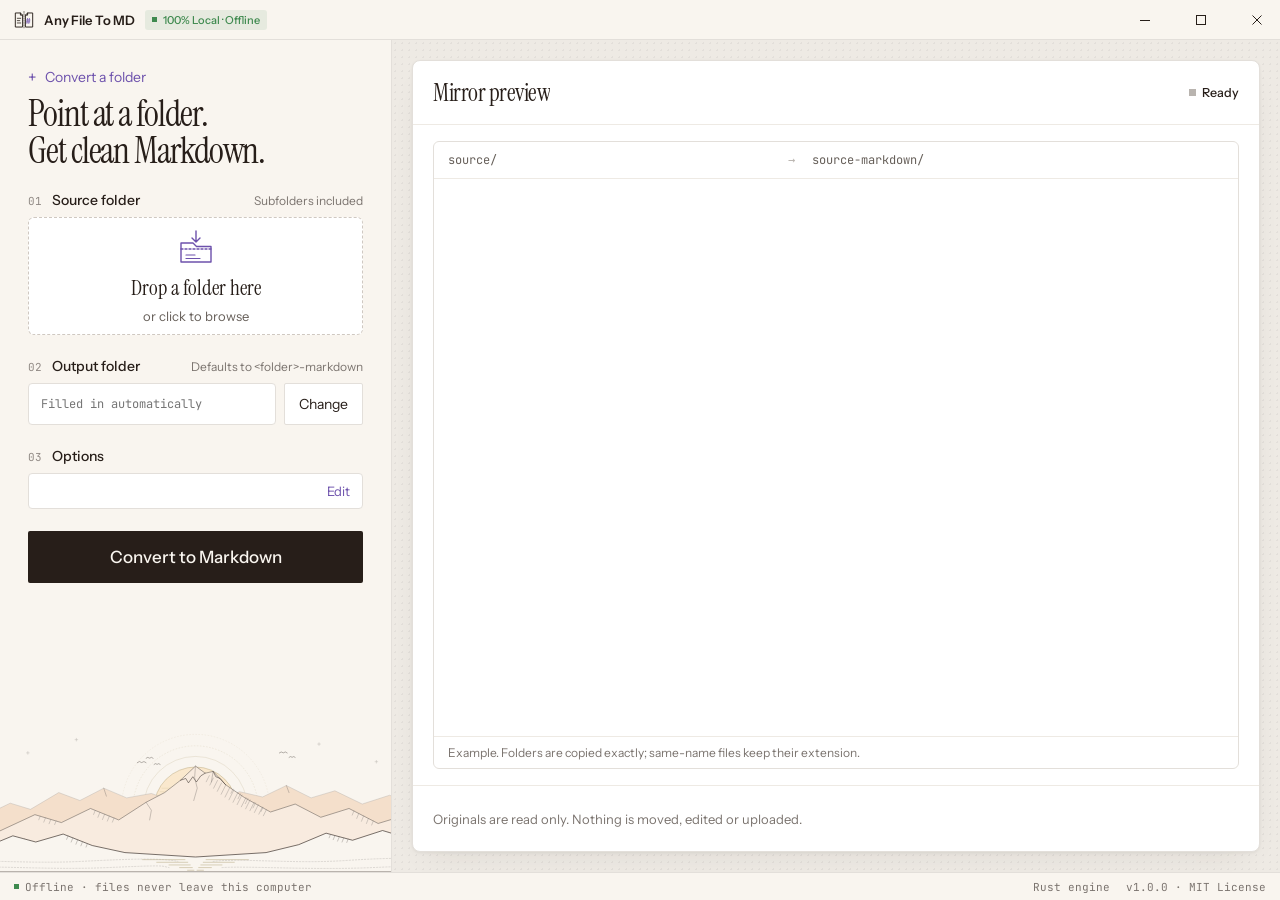
<file: desktop/app/ui/index.html>
<!doctype html>
<html lang="en">
<head>
<meta charset="utf-8">
<meta name="viewport" content="width=device-width, initial-scale=1">
<title>Any File To MD</title>
<link rel="stylesheet" href="common.css">
<style>
@font-face{font-family:'Instrument Serif';font-weight:400;font-style:normal;font-display:block;src:url(fonts/instrument-serif-latin-400-normal.woff2) format('woff2')}
@font-face{font-family:'Instrument Sans';font-weight:400;font-style:normal;font-display:block;src:url(fonts/instrument-sans-latin-400-normal.woff2) format('woff2')}
@font-face{font-family:'Instrument Sans';font-weight:500;font-style:normal;font-display:block;src:url(fonts/instrument-sans-latin-500-normal.woff2) format('woff2')}
@font-face{font-family:'Instrument Sans';font-weight:600;font-style:normal;font-display:block;src:url(fonts/instrument-sans-latin-600-normal.woff2) format('woff2')}
@font-face{font-family:'JetBrains Mono';font-weight:400;font-style:normal;font-display:block;src:url(fonts/jetbrains-mono-latin-400-normal.woff2) format('woff2')}
@font-face{font-family:'JetBrains Mono';font-weight:500;font-style:normal;font-display:block;src:url(fonts/jetbrains-mono-latin-500-normal.woff2) format('woff2')}

:root{
  --bg:#f9f5ef;--stage:#eeeae4;--card:#FFFFFF;--line:#e3dfda;--divider:#eeeae4;
  --ink:#271e19;--ink2:#514944;--ink3:#665f59;--muted:#7b746f;--faint:#908984;--faint2:#b9b4af;
  --btn:#271e19;--btn-hover:#3c342e;--accent:#6d51ac;--accent-bg:#6d51ac1a;
  --ok:#3f8a4f;--ok-bg:#3f8a4f1a;--bad:#b0152c;--bad-bg:#b0152c1a;--warn:#846e2d;--warn-bg:#846e2d1a;
  --serif:'Instrument Serif',Georgia,serif;--sans:'Instrument Sans',system-ui,sans-serif;--mono:'JetBrains Mono',ui-monospace,monospace;
}
*{box-sizing:border-box}
html,body{margin:0;height:100%;overflow:hidden}
body{font-family:var(--sans);background:var(--bg);color:var(--ink);-webkit-font-smoothing:antialiased;user-select:none;cursor:default}
input,textarea{user-select:text}
::selection{background:#6d51ac33}
@keyframes blink{0%,100%{opacity:1}50%{opacity:.3}}
button{font:inherit;color:inherit}
button:disabled{cursor:not-allowed!important}
.serif{font-family:var(--serif);font-weight:400;color:var(--ink)}
.mono{font-family:var(--mono)}
.ell{overflow:hidden;text-overflow:ellipsis;white-space:nowrap}
.rtl{direction:rtl;text-align:left}
[hidden]{display:none!important}

.app{height:100vh;display:flex;flex-direction:column;background:var(--bg);position:relative}

/* title bar */
.titlebar{height:40px;flex:none;display:flex;align-items:center;gap:10px;padding-left:14px;border-bottom:1px solid var(--line);background:var(--bg)}
.titlebar .name{font-size:13px;font-weight:600;letter-spacing:-.01em}
.pill{display:flex;align-items:center;gap:6px;height:20px;padding:0 7px;border-radius:3px;background:var(--ok-bg);font-size:11px;font-weight:500;color:var(--ok)}
.pill i{width:5px;height:5px;background:var(--ok)}
.winbtn{width:46px;height:40px;display:grid;place-items:center;color:var(--ink);border:0;background:transparent;padding:0}
.winbtn:hover{background:var(--stage)}
.winbtn.close:hover{background:#c42b1c;color:#FFFFFF}

/* layout */
.main{flex:1;min-height:0;display:grid;grid-template-columns:392px minmax(0,1fr)}
.left{position:relative;overflow:hidden;border-right:1px solid var(--line);padding:28px 28px 0;display:flex;flex-direction:column;gap:22px}
.left > *:not(.land){position:relative;z-index:1}
.land{position:absolute;left:0;right:0;bottom:0;width:100%;height:150px;pointer-events:none;z-index:0}
.eyebrow{display:flex;align-items:center;gap:8px;font-size:14px;color:var(--accent)}
.eyebrow span{font-size:16px;line-height:1}
h1{margin:0;font-family:var(--serif);font-weight:400;font-size:36px;line-height:1.02;letter-spacing:-.03em}
.field{display:flex;flex-direction:column;gap:8px}
.label{display:flex;gap:10px;align-items:baseline}
.label .n{font-family:var(--mono);font-size:11px;color:var(--faint)}
.label .t{font-size:14px;font-weight:500}
.label .h{font-size:12px;color:var(--muted);margin-left:auto;white-space:nowrap}

.srccard{display:flex;align-items:center;gap:12px;padding:12px;border:1px solid var(--line);border-radius:6px;background:var(--card);cursor:pointer;text-align:left;width:100%}
.srccard:hover:not(:disabled){border-color:var(--ink)}
.tile{width:44px;height:44px;flex:none;display:grid;place-items:center;background:var(--accent-bg);color:var(--accent)}
.srccard .txt{flex:1;min-width:0;display:flex;flex-direction:column;gap:2px}
.srccard .root{font-family:var(--serif);font-size:21px;line-height:1.1}
.srccard .path{font-family:var(--mono);font-size:11px;color:var(--ink3)}
.srccard .chg{font-size:13px;color:var(--accent);white-space:nowrap}
.drop{height:118px;width:100%;display:flex;flex-direction:column;align-items:center;justify-content:center;gap:6px;border:1.5px dashed #cfc8c1;border-radius:6px;background:var(--card);cursor:pointer;color:var(--accent)}
.drop:hover,.drop.over{border-color:var(--accent);background:#fdfbf8}
.drop .big{font-family:var(--serif);font-size:21px;color:var(--ink)}
.drop .small{font-size:13px;color:var(--ink3)}
.app.dragging .srccard{border-color:var(--accent);border-style:dashed}

.row{display:flex;gap:8px}
.input{flex:1;min-width:0;height:42px;font-family:var(--mono);font-size:12px;padding:0 12px;border:1px solid var(--line);border-radius:4px;background:var(--card);color:var(--ink);outline:none}
.input:focus{border-color:var(--ink)}
.input:disabled{opacity:.6}
.btn2{height:42px;font-size:14px;padding:0 14px;border:1px solid var(--line);border-radius:2px;background:var(--card);cursor:pointer;white-space:nowrap}
.btn2:hover:not(:disabled){background:var(--stage)}
.btn1{border:0;border-radius:2px;background:var(--btn);color:var(--bg);cursor:pointer;font-weight:500}
.btn1:hover:not(:disabled){background:var(--btn-hover)}
.go{height:52px;font-size:17px;width:100%}
.go:disabled{opacity:.5}
.err{font-size:13px;color:var(--bad);border-left:2px solid var(--bad);padding:2px 0 2px 10px;background:var(--bg)}

.opts{display:flex;align-items:center;gap:10px;padding:9px 12px;border:1px solid var(--line);border-radius:4px;background:var(--card);cursor:pointer;width:100%;text-align:left}
.opts:hover:not(:disabled){border-color:var(--ink)}
.opts .sum{flex:1;min-width:0;font-size:12.5px;color:var(--ink3)}
.opts .chg{font-size:13px;color:var(--accent)}

/* right */
.right{background:radial-gradient(#e3dfda 1px,transparent 1px) 0 0/7px 7px,var(--stage);padding:20px;min-width:0;min-height:0;display:flex}
.card{flex:1;min-width:0;background:var(--card);border:1px solid var(--line);border-radius:8px;box-shadow:0 1px 3px rgba(39,30,25,.06),0 12px 32px -16px rgba(39,30,25,.12);display:flex;flex-direction:column;overflow:hidden}
.chead{padding:16px 20px;border-bottom:1px solid var(--divider);display:flex;align-items:center;gap:12px}
.ptitle{font-family:var(--serif);font-size:24px;letter-spacing:-.02em}
.count{font-family:var(--mono);font-size:11.5px;color:var(--ink3);margin-left:auto}
.phase{display:flex;align-items:center;gap:6px;font-size:12.5px;font-weight:500;white-space:nowrap}
.phase i{width:7px;height:7px;background:var(--faint2)}
.cbody{flex:1;min-height:0;padding:16px 20px;display:flex;flex-direction:column;gap:14px}
.bar{height:4px;background:var(--line);overflow:hidden}
.bar i{display:block;height:100%;width:0;background:var(--ok);transition:width .3s}
.cur{font-family:var(--mono);font-size:11.5px;color:var(--ink3)}
.stats{display:grid;grid-template-columns:repeat(3,minmax(0,1fr));border:1px solid var(--line);border-radius:6px}
.stats > div{padding:12px 16px}
.stats > div + div{border-left:1px solid var(--divider)}
.stats b{display:block;font-family:var(--serif);font-weight:400;font-size:32px;line-height:1}
.stats small{display:block;font-size:12px;color:var(--ink3);margin-top:4px}
.extra{font-family:var(--mono);font-size:11.5px;color:var(--ink3);margin-top:-6px}
.tree{flex:1;min-height:0;border:1px solid var(--line);border-radius:6px;display:flex;flex-direction:column;overflow:hidden}
.trow{display:grid;grid-template-columns:minmax(0,1fr) 16px minmax(0,1fr) 72px;gap:8px;align-items:center;padding:7px 14px;font-family:var(--mono);font-size:12px;border-bottom:1px solid var(--divider)}
.trow.head{padding:10px 14px;color:var(--ink3)}
.trow .a{color:var(--faint2)}
.trow .s{color:var(--ink3)}
.tag{justify-self:end;font-family:var(--sans);font-size:11.5px;padding:1px 7px;border-radius:3px}
.tag.done{background:var(--ok-bg);color:var(--ok)}
.tag.renamed{background:var(--accent-bg);color:var(--accent)}
.tag.skipped{background:var(--bad-bg);color:var(--bad)}
.tag.working,.tag.unchanged{background:var(--stage);color:var(--ink3)}
.tag.copied{background:var(--warn-bg);color:var(--warn)}
.tlist{flex:1;min-height:0;overflow:auto}
.tnote{padding:8px 14px;font-size:12px;color:var(--muted);border-top:1px solid var(--divider);display:flex;gap:10px}
.tnote a{color:var(--accent);cursor:pointer;margin-left:auto;white-space:nowrap}
.report{border:1px solid var(--line);border-radius:6px;overflow:hidden;flex:none}
.report > button{width:100%;display:flex;align-items:center;gap:10px;padding:10px 14px;border:0;background:transparent;font-size:13px;cursor:pointer;text-align:left}
.report .caret{font-family:var(--mono);font-size:12px;color:var(--faint);width:10px}
.report .fname{font-family:var(--mono);font-size:12px;font-weight:500}
.report .badge{margin-left:auto;font-size:12px;padding:1px 7px;border-radius:3px;background:var(--bad-bg);color:var(--bad)}
.report .list{border-top:1px solid var(--divider);max-height:120px;overflow:auto;padding:2px 0}
.fail{margin:7px 14px 7px 34px;padding:1px 0 1px 12px;border-left:2px solid var(--bad);display:flex;flex-direction:column;gap:2px}
.fail .f{font-family:var(--mono);font-size:12px;word-break:break-all;user-select:text}
.fail .r{font-size:12.5px;color:var(--ink3);user-select:text}
.cfoot{flex:none;border-top:1px solid var(--divider);padding:12px 20px;display:flex;gap:8px;align-items:center;min-height:66px}
.cfoot .note{font-size:13px;color:var(--muted)}
.cfoot .btn2{height:40px;font-size:14px;padding:0 16px}
.cfoot .open{flex:2;height:42px;font-size:15px}
.cfoot .again{flex:1;height:42px;font-size:15px}

/* status bar */
.statusbar{height:28px;flex:none;border-top:1px solid var(--line);padding:0 14px;display:flex;align-items:center;gap:16px;font-family:var(--mono);font-size:11px;color:var(--muted);background:var(--bg)}
.statusbar .ok{display:flex;align-items:center;gap:6px}
.statusbar .ok i{width:5px;height:5px;background:var(--ok)}
.statusbar a{color:var(--muted);cursor:pointer}
.statusbar a:hover{color:var(--accent)}

/* options dialog */
.scrim{position:absolute;inset:0;z-index:50;background:rgba(39,30,25,.4);display:grid;place-items:center;padding:24px}
.dialog{width:min(600px,100%);max-height:calc(100vh - 48px);display:flex;flex-direction:column;background:var(--card);border:1px solid var(--line);border-radius:8px;box-shadow:0 24px 64px -16px rgba(39,30,25,.35);overflow:hidden}
.dhead{padding:20px 22px 14px;display:flex;flex-direction:column;gap:6px;border-bottom:1px solid var(--divider)}
.dhead h3{margin:0;font-family:var(--serif);font-weight:400;font-size:24px;letter-spacing:-.02em}
.dhead p{margin:0;font-size:13px;color:var(--ink3)}
.dbody{padding:6px 22px 14px;display:flex;flex-direction:column;overflow:auto;min-height:0}
.check{display:flex;gap:12px;align-items:flex-start;padding:12px 0;border-bottom:1px solid var(--divider);cursor:pointer}
.check input{appearance:none;width:16px;height:16px;flex:none;margin:2px 0 0;border:1px solid #cfc8c1;border-radius:2px;background:var(--card);display:grid;place-items:center;cursor:pointer}
.check input:checked{background:var(--btn);border-color:var(--btn)}
.check input:checked::after{content:"";width:8px;height:4px;border-left:1.5px solid var(--bg);border-bottom:1.5px solid var(--bg);transform:rotate(-45deg) translate(1px,-1px)}
.check b{display:block;font-size:14px;font-weight:500}
.check span{display:block;font-size:12.5px;color:var(--ink3);margin-top:2px;line-height:1.45}
.check code,.dbody code{font-family:var(--mono);font-size:11.5px;color:var(--ink)}
.dfield{display:flex;flex-direction:column;gap:6px;padding:12px 0;border-bottom:1px solid var(--divider)}
.dfield label{font-size:14px;font-weight:500}
.dfield .hint{font-size:12.5px;color:var(--ink3)}
.dfield .input{flex:none;height:40px}
.dfoot{display:flex;gap:8px;align-items:center;padding:14px 22px}
.dfoot .btn2,.dfoot .btn1{height:40px;font-size:15px;padding:0 16px}
</style>
</head>
<body>
<div class="app" id="app">

  <div class="titlebar" data-tauri-drag-region>
    <svg width="20" height="20" viewBox="0 0 32 32" fill="none" stroke="#271e19" stroke-width="1.5" stroke-linejoin="round" stroke-linecap="round" aria-hidden="true" style="flex:none;pointer-events:none">
      <path d="M2.75 4.75h7.5l3.5 3.5v19h-11z"/><path d="M10.25 4.75v3.5h3.5"/>
      <path d="M5.25 13.25h5.5M5.25 17h4M5.25 20.75h5.5" stroke-width="1.25"/>
      <path d="M16 2.5v27" stroke-width="1" stroke-dasharray="1.5 2"/>
      <path d="M29.25 4.75h-7.5l-3.5 3.5v19h11z"/><path d="M21.75 4.75v3.5h-3.5"/>
      <path d="M21.6 13.5l-.9 8M24.6 13.5l-.9 8M20.4 16h5.2M20 19h5.2" stroke="#6d51ac" stroke-width="1.25"/>
    </svg>
    <span class="name" data-tauri-drag-region>Any File To MD</span>
    <span class="pill" data-tauri-drag-region><i></i>100% Local · Offline</span>
    <span style="flex:1" data-tauri-drag-region></span>
    <button class="winbtn" data-win="minimize" title="Minimize"><svg width="10" height="10" viewBox="0 0 10 10" fill="none" stroke="currentColor" stroke-width="1"><path d="M0 5.5h10"/></svg></button>
    <button class="winbtn" data-win="maximize" title="Maximize"><svg width="10" height="10" viewBox="0 0 10 10" fill="none" stroke="currentColor" stroke-width="1"><rect x=".5" y=".5" width="9" height="9"/></svg></button>
    <button class="winbtn close" data-win="close" title="Close"><svg width="10" height="10" viewBox="0 0 10 10" fill="none" stroke="currentColor" stroke-width="1"><path d="M.5 .5l9 9M9.5 .5l-9 9"/></svg></button>
  </div>

  <div class="main">
    <div class="left">
      <svg class="land" aria-hidden="true" viewBox="0 0 1200 340" preserveAspectRatio="xMidYMax slice" fill="none" stroke-linecap="round" stroke-linejoin="round">
        <path d="M217 70h6M220 67v6M327 40h6M330 37v6M877 50h6M880 47v6M1007 90h6M1010 87v6M147 120h6M150 117v6M1077 40h6M1080 37v6" stroke="#b9b4af" stroke-width="1"/>
        <circle cx="600" cy="196" r="118" stroke="#846e2d" stroke-opacity="0.28" stroke-width="1"/><circle cx="600" cy="196" r="142" stroke="#846e2d" stroke-opacity="0.21" stroke-width="1" stroke-dasharray="2 5"/><circle cx="600" cy="196" r="168" stroke="#846e2d" stroke-opacity="0.14" stroke-width="1" stroke-dasharray="2 5"/>
        <circle cx="600" cy="196" r="94" fill="#fbe3bf" fill-opacity=".7" stroke="#846e2d" stroke-opacity=".55" stroke-width="1.1"/>
        <path d="M524 150H676M520 158H680M516.9 166H683.1M514.6 174H685.4M513 182H687M512.2 190H687.8" stroke="#846e2d" stroke-opacity=".22" stroke-width="1"/>
        <path d="M468 92q5 -5 10 0q5 -5 10 0M488 82q4 -4 8 0q4 -4 8 0M506 96q3.5 -3.5 7 0q3.5 -3.5 7 0M790 70q4.5 -4.5 9 0q4.5 -4.5 9 0M812 80q3.5 -3.5 7 0q3.5 -3.5 7 0" stroke="#665f59" stroke-width="1.1"/>
        <path d="M0 222 L60 206 L118 214 L180 184 L226 198 L290 160 L338 178 L392 150 L444 172 L500 162 L540 176 L660 176 L700 158 L752 170 L806 144 L862 172 L916 156 L978 186 L1040 166 L1096 190 L1150 178 L1200 196 V340 H0Z" fill="#f4dfcb" stroke="#b9b4af" stroke-width="1"/>
        <path d="M0 262 L84 240 L150 250 L236 210 L296 228 L362 196 L426 222 L488 182 L530 160 L566 132 L600 100 L622 116 L640 112 L668 142 L712 172 L770 204 L826 186 L884 216 L948 196 L1014 230 L1080 210 L1140 226 L1200 218 V340 H0Z" fill="#f8ebdf" stroke="#665f59" stroke-width="1.25"/>
        <path d="M631.3 121.5l-7 14M640.5 127l-7.9 15.9M649.8 132.5l-8.8 17.6M659 138l-9.6 19.1M668.3 143.5l-10.2 20.3M677.5 149l-10.6 21.2M686.8 154.5l-10.9 21.8M696 160l-11 22M705.3 165.5l-10.9 21.8M714.5 171l-10.6 21.2M723.8 176.5l-10.2 20.3M733 182l-9.6 19.1M742.3 187.5l-8.8 17.6M751.5 193l-7.9 15.9M760.8 198.5l-7 14M685 152.3l-4.6 9.3M702 162.7l-5.6 11.3M719 173l-6 12M736 183.3l-5.6 11.3M753 193.7l-4.6 9.3M372.7 200.3l-3.7 9.3M383.3 204.7l-4.5 11.3M394 209l-4.8 12M404.7 213.3l-4.5 11.3M415.3 217.7l-3.7 9.3M248 213.6l-3.3 8.1M260 217.2l-3.9 9.8M272 220.8l-3.9 9.8M284 224.4l-3.3 8.1M959 201.7l-3.7 9.3M970 207.3l-4.5 11.3M981 213l-4.8 12M992 218.7l-4.5 11.3M1003 224.3l-3.7 9.3M1036 249.6l-2.9 7.3M1048 253.2l-3.5 8.8M1060 256.8l-3.5 8.8M1072 260.4l-2.9 7.3M199 261.5l-2.8 6.9M212 265l-3.2 8M225 268.5l-2.8 6.9" stroke="#908984" stroke-width=".9"/>
        <path d="M566 132 L578 128 L584 138 L594 124 L602 136 L612 122 L622 116 M640 112 L646 124 L656 128 L668 142" stroke="#271e19" stroke-width="1.1"/>
        <path d="M600 100 L598 126 L604 150 L596 178 M640 112 L636 136 M488 182 L500 200 L496 222 M806 144 L812 160 M392 150 L398 168" stroke="#7b746f" stroke-width=".9"/>
        <path d="M0 292 L58 276 L118 286 L186 258 L238 272 L300 254 L366 280 L440 296 L600 306 L760 296 L834 278 L896 252 L956 268 L1024 246 L1084 264 L1146 252 L1200 262 V340 H0Z" fill="#f9f5ef" stroke="#271e19" stroke-width="1.4"/>
        <path d="M906 254.7l-3.1 7.8M916 257.3l-3.8 9.4M926 260l-4 10M936 262.7l-3.8 9.4M946 265.3l-3.1 7.8M311 258.3l-3.1 7.8M322 262.7l-3.8 9.4M333 267l-4 10M344 271.3l-3.8 9.4M355 275.7l-3.1 7.8" stroke="#7b746f" stroke-width=".9"/>
        <path d="M480 312h96M624 312h96M512 318h70.4M617.6 318h70.4M540 324h48M612 324h48M564 330h28.8M607.2 330h28.8M582 336h14.4M603.6 336h14.4" stroke="#846e2d" stroke-opacity=".6" stroke-width="1.1"/>
        <path d="M0 318 C120 310 220 322 340 316 S520 308 560 316 M640 316 C700 308 820 322 940 314 S1120 308 1200 316 M0 330 C150 324 260 336 400 330 S520 326 540 330 M660 330 C720 326 860 336 1000 330 S1140 326 1200 330" stroke="#b9b4af" stroke-width="1" stroke-dasharray="3 4"/>
      </svg>

      <div style="display:flex;flex-direction:column;gap:10px">
        <span class="eyebrow"><span>+</span>Convert a folder</span>
        <h1>Point at a folder.<br>Get clean Markdown.</h1>
      </div>

      <div class="field">
        <div class="label"><span class="n">01</span><span class="t">Source folder</span><span class="h">Subfolders included</span></div>
        <button type="button" class="srccard" id="srcCard" hidden>
          <span class="tile"><svg width="26" height="26" viewBox="0 0 32 32" fill="none" stroke="currentColor" stroke-width="1.4" stroke-linejoin="round" stroke-linecap="round"><path d="M3.5 8.5v17.5h25V11.5h-12l-3-3z"/><path d="M3.5 13h25"/><path d="M8.5 18h8M8.5 21.5h12" stroke-width="1.2"/><path d="M23.5 18l.6 4.5M26 18l-.6 4.5" stroke-width="1.1"/></svg></span>
          <span class="txt"><span class="root ell" id="srcRoot"></span><span class="path ell rtl" id="srcPath"></span></span>
          <span class="chg">Change</span>
        </button>
        <button type="button" class="drop" id="drop">
          <svg width="40" height="40" viewBox="0 0 40 40" fill="none" stroke="currentColor" stroke-width="1.4" stroke-linejoin="round" stroke-linecap="round"><path d="M5 15v19h30V18.5H20.5l-3.5-3.5z"/><path d="M5 21h30" stroke-dasharray="2 2"/><path d="M20 3v11M16 10l4 4 4-4"/><path d="M10 27h9M10 30.5h14" stroke-width="1.2"/></svg>
          <span class="big">Drop a folder here</span>
          <span class="small">or click to browse</span>
        </button>
      </div>

      <div class="field">
        <div class="label"><span class="n">02</span><span class="t">Output folder</span><span class="h" id="outHint">Defaults to &lt;folder&gt;-markdown</span></div>
        <div class="row">
          <input class="input" id="out" type="text" placeholder="Filled in automatically" spellcheck="false" autocomplete="off">
          <button type="button" class="btn2" id="browseOut">Change</button>
        </div>
      </div>

      <div class="field">
        <div class="label"><span class="n">03</span><span class="t">Options</span></div>
        <button type="button" class="opts" id="optsBtn"><span class="sum ell" id="optsSum"></span><span class="chg">Edit</span></button>
      </div>

      <div class="field">
        <button type="button" class="btn1 go" id="go">Convert to Markdown</button>
        <div class="err" id="err" role="alert" hidden></div>
      </div>
    </div>

    <div class="right">
      <div class="card">
        <div class="chead">
          <span class="ptitle ell" id="ptitle">Mirror preview</span>
          <span class="count" id="count"></span>
          <span class="phase"><i id="dot"></i><span id="phase">Ready</span></span>
        </div>
        <div class="cbody">
          <div id="barWrap" style="display:flex;flex-direction:column;gap:8px" hidden>
            <div class="bar"><i id="fill"></i></div>
            <div class="cur ell rtl" id="cur">&nbsp;</div>
          </div>
          <div id="statsWrap" hidden>
            <div class="stats">
              <div><b id="sOk">0</b><small>converted</small></div>
              <div><b id="sBad">0</b><small>skipped</small></div>
              <div><b id="sTime">0s</b><small>time</small></div>
            </div>
          </div>
          <div class="extra" id="extra" hidden></div>
          <div class="tree">
            <div class="trow head"><span class="ell" id="tSrc">source/</span><span class="a">→</span><span class="ell" id="tOut">source-markdown/</span><span></span></div>
            <div class="ptool" id="ptool" hidden><b id="pcount"></b><span class="sp"></span><a id="pAll">Select all</a><a id="pNone">Select none</a><a id="pExpand">Expand all</a></div>
            <div class="tlist" id="plist" hidden></div>
            <div class="tlist" id="tlist"></div>
            <div class="tnote"><span id="tnote">Example. Folders are copied exactly; same-name files keep their extension.</span><a id="openCombined" hidden>Open _combined.md</a></div>
          </div>
          <div class="report" id="report" hidden>
            <button type="button" id="reportBtn"><span class="caret" id="caret">▾</span><span class="fname">_conversion-report.md</span><span class="badge" id="failSum"></span></button>
            <div class="list" id="failList"></div>
          </div>
        </div>
        <div class="cfoot">
          <span class="note" id="idleNote">Originals are read only. Nothing is moved, edited or uploaded.</span>
          <button type="button" class="btn2" id="cancel" hidden>Cancel</button>
          <button type="button" class="btn1 open" id="open" hidden>Open the Markdown folder</button>
          <button type="button" class="btn2 again" id="again" hidden>Convert another</button>
        </div>
      </div>
    </div>
  </div>

  <div class="statusbar">
    <span class="ok"><i></i>Offline · files never leave this computer</span>
    <span style="flex:1"></span>
    <a id="shellLink" title="Add or remove “Convert to Markdown” in the Explorer right-click menu"></a>
    <span>Rust engine</span><span id="ver">v1.0.0 · MIT License</span>
  </div>

  <div class="scrim" id="optsDlg" hidden>
    <div class="dialog" role="dialog" aria-labelledby="optsTitle">
      <div class="dhead">
        <h3 id="optsTitle">Conversion options</h3>
        <p>Saved on this computer and used for every run, including the right-click menu.</p>
      </div>
      <div class="dbody" id="optsBody"></div>
      <div class="dfoot">
        <button type="button" class="btn2" id="oReset">Reset</button>
        <span style="flex:1"></span>
        <button type="button" class="btn2" id="oCancel">Cancel</button>
        <button type="button" class="btn1" id="oSave">Save options</button>
      </div>
    </div>
  </div>
</div>

<script src="common.js"></script>
<script>
const T = window.__TAURI__;
const A = window.AnyToMd;
const invoke = (cmd, args) => T.core.invoke(cmd, args);
const $ = id => document.getElementById(id);
const baseName = p => (p || "").replace(/[\\/]+$/, "").split(/[\\/]/).pop() || "";
const esc = s => String(s).replace(/[&<>"]/g, c => ({ "&": "&amp;", "<": "&lt;", ">": "&gt;", '"': "&quot;" }[c]));

/* ---------- state ---------- */
const OPTS_KEY = "anytomd.options";
let opts = A.load(OPTS_KEY);
const st = { view: "setup", src: "", out: "", outTouched: false, s: null, since: 0, rows: 0, cancelling: false, reportOpen: true };
let poll = null, sug = null;

/* ---------- example tree (idle) ---------- */
const EXAMPLE = ["q1.pdf", "budget.xlsx", "slides/deck.pptx", "notes/a.pdf", "notes/a.docx"];
function planOut(rel, all) {
  const split = n => { const i = n.lastIndexOf("/"); return [i < 0 ? "" : n.slice(0, i + 1), n.slice(i + 1)]; };
  const stem = n => (n.includes(".") ? n.slice(0, n.lastIndexOf(".")) : n);
  const [dir, name] = split(rel);
  const clash = all.some(o => { const [d, nm] = split(o); return o !== rel && d === dir && stem(nm).toLowerCase() === stem(name).toLowerCase(); });
  return { out: dir + (clash ? name + ".md" : stem(name) + ".md"), clash };
}
function rowHtml(src, out, tag, outBad) {
  return `<div class="trow"><span class="ell s">${esc(src)}</span><span class="a">→</span><span class="ell" style="color:${outBad ? "var(--bad)" : "var(--ink)"}">${esc(out)}</span>${tag ? `<span class="tag ${tag}">${tag}</span>` : "<span></span>"}</div>`;
}
function renderExample() {
  $("tlist").innerHTML = EXAMPLE.map(f => { const p = planOut(f, EXAMPLE); return rowHtml(f, p.out, p.clash ? "renamed" : "", false); }).join("");
  $("tnote").textContent = "Example. Folders are copied exactly; same-name files keep their extension.";
}

/* ---------- options ---------- */
function optsSummary() { $("optsSum").textContent = A.summary(opts); }
function openOpts() { A.renderOptions($("optsBody"), opts); $("optsDlg").hidden = false; }
$("optsBtn").onclick = openOpts;
$("oCancel").onclick = () => { $("optsDlg").hidden = true; };
$("optsDlg").onclick = e => { if (e.target === $("optsDlg")) $("optsDlg").hidden = true; };
$("oReset").onclick = () => A.renderOptions($("optsBody"), A.DEFAULTS);
$("oSave").onclick = () => {
  opts = A.readOptions($("optsBody"), opts);
  A.save(OPTS_KEY, opts); optsSummary(); $("optsDlg").hidden = true;
  if (st.view === "setup") loadPicker(true);
};

/* ---------- file picker (mirror preview of the real folder) ---------- */
const picker = new A.Picker($("plist"), renderPicker);
let listSeq = 0, listed = false;
async function loadPicker(keep) {
  const source = st.src.trim(), seq = ++listSeq;
  if (!source) { listed = false; renderPicker(); return; }
  $("tnote").textContent = "Looking through your folder…";
  let r;
  try { r = await invoke("list_source", { source, output: $("out").value.trim(), options: A.engineOptions(opts) }); }
  catch (e) { if (seq === listSeq) { listed = false; renderPicker(); setErr(String(e)); } return; }
  if (seq !== listSeq) return;
  listed = true; st.truncated = r.truncated;
  picker.setFiles(r.files, keep && picker.root ? picker : null);
}
function renderPicker() {
  const show = listed && st.view === "setup";
  $("plist").hidden = !show; $("ptool").hidden = !show; $("tlist").hidden = show;
  if (!show) return;
  const n = picker.total, k = picker.selected;
  $("pcount").textContent = n ? `${k} of ${n} file${n === 1 ? "" : "s"} selected` : "No files match your options";
  $("tnote").textContent = st.truncated ? `Showing the first ${n} files; the rest are always converted.` : "Click a folder to open it. Untick anything you don't want converted.";
  const dirs = [...picker.byPath.values()].filter(d => d.dir && d.depth >= 0);
  $("pExpand").hidden = !dirs.length;
  $("pExpand").textContent = dirs.some(d => !d.open) ? "Expand all" : "Collapse all";
}
$("pAll").onclick = () => picker.selectAll(true);
$("pNone").onclick = () => picker.selectAll(false);
$("pExpand").onclick = () => { picker.expandAll($("pExpand").textContent === "Expand all"); renderPicker(); };

/* ---------- source / output ---------- */
function setErr(m) { $("err").textContent = m || ""; $("err").hidden = !m; }
function setSrc(path) {
  st.src = path || ""; setErr("");
  const has = !!st.src.trim();
  $("srcCard").hidden = !has; $("drop").hidden = has;
  $("srcRoot").textContent = baseName(st.src) || st.src;
  $("srcPath").textContent = "‎" + st.src;
  clearTimeout(sug);
  picker.root = null; listed = false; renderPicker();
  if (!has) renderExample();
  sug = setTimeout(async () => {
    if (st.src.trim() && !st.outTouched) { st.out = await invoke("suggest_output", { source: st.src }); $("out").value = st.out; }
    renderHeads(); loadPicker(false);
  }, 150);
  renderHeads();
}
function renderHeads() {
  $("outHint").textContent = st.outTouched ? "Custom location" : "Defaults to <folder>-markdown";
  const inProg = st.view === "progress";
  $("tSrc").textContent = (baseName(st.src) || "source") + "/";
  $("tOut").textContent = (baseName(inProg && st.s ? (st.s.output || st.out) : st.out) || "source-markdown") + "/";
}
async function browse(target) {
  const start = target === "src" ? st.src : (st.out || st.src);
  const title = target === "src" ? "Choose the folder to convert" : "Choose where to save the Markdown";
  const p = await invoke("pick_folder", { title, start: start || null });
  if (!p) return;
  if (target === "src") { st.outTouched = false; setSrc(p); }
  else { st.out = p; st.outTouched = true; $("out").value = p; renderHeads(); loadPicker(true); }
}
$("srcCard").onclick = () => browse("src");
$("drop").onclick = () => browse("src");
$("browseOut").onclick = () => browse("out");
$("out").oninput = e => { st.out = e.target.value; st.outTouched = true; renderHeads(); };
$("out").onchange = () => loadPicker(true);

/* drag & drop anywhere on the window */
T.webview.getCurrentWebview().onDragDropEvent(async e => {
  const p = e.payload;
  if (p.type === "enter" || p.type === "over") { $("app").classList.add("dragging"); $("drop").classList.add("over"); }
  else { $("app").classList.remove("dragging"); $("drop").classList.remove("over"); }
  if (p.type === "drop" && p.paths && p.paths.length && !locked()) {
    const path = p.paths[0];
    const kind = await invoke("path_kind", { path });
    if (kind !== "dir") return setErr(kind === "file" ? "That's a file. Drop a folder, or right-click the file in Explorer and choose Convert to Markdown." : "That folder doesn't exist.");
    st.outTouched = false; setSrc(path);
  }
});

/* ---------- run ---------- */
const locked = () => st.view === "progress" && st.s && (st.s.state === "scanning" || st.s.state === "running");
async function go() {
  setErr("");
  const source = st.src.trim();
  if (!source) return setErr("Pick a folder first.");
  if (listed && picker.total && !picker.selected) return setErr("Nothing is selected. Tick at least one file in the preview.");
  const options = A.engineOptions(opts, listed ? picker.deselect() : []);
  let out;
  try { out = await invoke("start_conversion", { source, output: $("out").value.trim(), options }); }
  catch (e) { return setErr(String(e)); }
  st.out = out; $("out").value = out;
  st.view = "progress"; st.s = { state: "scanning", total: 0, done: 0, failures: [] };
  st.since = 0; st.rows = 0; st.cancelling = false; st.reportOpen = true;
  $("tlist").innerHTML = ""; renderPicker();
  clearInterval(poll); poll = setInterval(tick, 400); tick();
  render();
}
$("go").onclick = go;
$("cancel").onclick = () => { st.cancelling = true; render(); invoke("cancel"); };
$("open").onclick = () => invoke("open_output", { combined: false }).catch(e => setErr(String(e)));
$("openCombined").onclick = () => invoke("open_output", { combined: true }).catch(e => setErr(String(e)));
$("again").onclick = () => { st.view = "setup"; st.cancelling = false; renderExample(); render(); loadPicker(true); };
$("reportBtn").onclick = () => { st.reportOpen = !st.reportOpen; render(); };

let working = null;
async function tick() {
  let r; try { r = await invoke("get_status", { since: st.since }); } catch { return; }
  st.s = r.status; st.since = r.next;
  const box = $("tlist");
  const atBottom = box.scrollHeight - box.scrollTop - box.clientHeight < 40;
  if (working) { working.remove(); working = null; }
  if (r.items.length) {
    box.insertAdjacentHTML("beforeend", r.items.map(i => rowHtml(i.src, i.out, i.tag, i.tag === "skipped")).join(""));
    st.rows += r.items.length;
    while (box.childElementCount > 2000) box.firstElementChild.remove();
  }
  if (locked() && st.s.current) {
    box.insertAdjacentHTML("beforeend", rowHtml(st.s.current, "…", "working", false));
    working = box.lastElementChild;
  }
  if (atBottom) box.scrollTop = box.scrollHeight;
  if (["done", "cancelled", "error"].includes(st.s.state)) {
    clearInterval(poll);
    if (st.s.state === "error") { st.view = "setup"; setErr(st.s.error); renderExample(); renderPicker(); }
  }
  render();
}

/* ---------- render ---------- */
function render() {
  const s = st.s || {};
  const inProg = st.view === "progress";
  const running = locked();
  const finished = inProg && ["done", "cancelled"].includes(s.state);
  const failures = s.failures || [];
  const pct = s.total ? Math.round(100 * s.done / s.total) : 0;

  let title = "Mirror preview", phase = "Ready", dot = "#b9b4af";
  if (running) { title = s.state === "scanning" ? "Looking through your folder…" : `Converting… ${pct}%`; phase = "Converting"; dot = "#3f8a4f"; }
  else if (finished) {
    title = s.state === "cancelled" ? "Stopped" : s.total === 0 ? "Nothing to convert" : s.failed > 0 ? "Done, with a few skipped" : "All done";
    phase = s.state === "cancelled" ? "Stopped" : s.failed > 0 ? "Completed with warnings" : "Completed";
    dot = s.failed > 0 || s.state === "cancelled" ? "#846e2d" : "#3f8a4f";
  }
  $("ptitle").textContent = title; $("phase").textContent = phase;
  $("dot").style.background = dot; $("dot").style.animation = running ? "blink 1.2s ease-in-out infinite" : "none";
  $("count").textContent = inProg ? `${s.done || 0} / ${s.total || 0} files` : "";

  $("barWrap").hidden = !running; $("fill").style.width = pct + "%";
  $("cur").textContent = s.current ? "‎" + s.current : " ";

  $("statsWrap").hidden = !finished;
  $("sOk").textContent = s.converted || 0; $("sBad").textContent = s.failed || 0;
  $("sBad").style.color = s.failed ? "var(--bad)" : "var(--ink)"; $("sTime").textContent = (s.seconds || 0) + "s";
  const extra = [];
  if (s.unchanged) extra.push(`${s.unchanged} unchanged`);
  if (s.copied) extra.push(`${s.copied} copied as-is`);
  $("extra").hidden = !(finished && extra.length); $("extra").textContent = extra.join(" · ");

  if (inProg) {
    $("tnote").textContent = st.s && st.s.state === "scanning" && !st.rows ? "Looking through your folder…" : !st.rows && !running ? "No files were processed." : running ? (st.rows ? "Showing files as they are processed." : "Looking through your folder…") : `Showing ${Math.min(st.rows, 2000)} of ${s.done} processed files.`;
  }
  $("openCombined").hidden = !(finished && s.combined);

  $("report").hidden = !(finished && failures.length);
  $("caret").textContent = st.reportOpen ? "▾" : "▸";
  $("failSum").textContent = `${s.failed} file${s.failed === 1 ? "" : "s"} couldn't be converted`;
  $("failList").hidden = !st.reportOpen;
  $("failList").innerHTML = failures.map(f => `<div class="fail"><span class="f">${esc(f.file)}</span><span class="r">${esc(f.reason)}</span></div>`).join("");

  $("idleNote").hidden = inProg;
  $("cancel").hidden = !running; $("cancel").disabled = st.cancelling; $("cancel").textContent = st.cancelling ? "Stopping…" : "Cancel";
  $("open").hidden = !finished; $("again").hidden = !finished;

  for (const id of ["srcCard", "drop", "out", "browseOut", "go", "optsBtn"]) $(id).disabled = running;
  $("go").textContent = running ? "Converting…" : "Convert to Markdown";
  renderHeads();
}

/* ---------- window + status bar ---------- */
document.querySelectorAll("[data-win]").forEach(b => b.onclick = () => invoke("window_control", { action: b.dataset.win }));
let shellOn = false;
function renderShell() { $("shellLink").textContent = shellOn ? "Right-click menu: on" : "Add to right-click menu"; }
$("shellLink").onclick = async () => {
  try { shellOn = await invoke("set_shell_integration", { enabled: !shellOn }); renderShell(); }
  catch (e) { setErr(String(e)); }
};
document.addEventListener("keydown", e => {
  if (e.key === "Escape") $("optsDlg").hidden = true;
  if (e.key === "Enter" && e.ctrlKey && !locked()) go();
});
document.addEventListener("contextmenu", e => { if (!e.target.closest("input")) e.preventDefault(); });

(async () => {
  optsSummary(); renderExample(); render();
  const info = await invoke("launch_info");
  $("ver").textContent = `v${info.version} · MIT License`;
  shellOn = info.shellRegistered; $("shellLink").hidden = !info.shellSupported; renderShell();
  if (info.source) {
    st.outTouched = false; setSrc(info.source);
    st.out = await invoke("suggest_output", { source: info.source }); $("out").value = st.out;
    listSeq++; go(); // launched from Explorer's right-click menu: start right away
  }
})();
</script>
</body>
</html>
</file>
<file: desktop/app/ui/common.css>
/* Shared by the desktop app and the website: option chips and the file picker. */
.chips{display:flex;flex-wrap:wrap;gap:6px}
.chip{height:30px;padding:0 11px;border:1px solid var(--line);border-radius:15px;background:var(--card);font-size:13px;color:var(--ink2);cursor:pointer;white-space:nowrap}
.chip:hover{border-color:var(--ink)}
.chip.on{background:var(--btn);border-color:var(--btn);color:var(--bg)}
.chip.on::before{content:"✓ ";font-size:11px}
.dfield .chips + .input{margin-top:4px}

/* picker */
.ptool{display:flex;align-items:center;gap:12px;padding:8px 14px;border-bottom:1px solid var(--divider);font-size:12.5px;color:var(--ink3);flex-wrap:wrap}
.ptool b{font-weight:500;color:var(--ink)}
.ptool a{color:var(--accent);cursor:pointer;white-space:nowrap}
.ptool a:hover{text-decoration:underline}
.ptool .sp{flex:1}
.prow{cursor:pointer;outline:none}
.prow:hover{background:#fdfbf8}
.prow:focus-visible{box-shadow:inset 2px 0 0 var(--accent)}
.prow.dir{color:var(--ink)}
.prow.dir .pname > .ell{font-weight:500}
.prow.off .pname > .ell,.prow.off .pout{color:var(--faint2);text-decoration:line-through;text-decoration-color:#cfc8c1}
.pname{display:flex;align-items:center;gap:7px;min-width:0}
.pname .caret{width:10px;flex:none;color:var(--faint);font-size:11px}
.pout{color:var(--ink)}
.pcount{justify-self:end;font-size:11px;color:var(--faint)}
.cb{width:14px;height:14px;flex:none;border:1px solid #cfc8c1;border-radius:2px;background:var(--card);display:grid;place-items:center}
.cb.on,.cb.mixed{background:var(--btn);border-color:var(--btn)}
.cb.on::after{content:"";width:7px;height:3.5px;border-left:1.5px solid var(--bg);border-bottom:1.5px solid var(--bg);transform:rotate(-45deg) translate(.5px,-1px)}
.cb.mixed::after{content:"";width:7px;height:1.5px;background:var(--bg)}
.tlist.locked .prow{cursor:default}
.tag.info{background:var(--warn-bg);color:var(--warn)}
.tag.maybe{background:var(--stage);color:var(--ink3)}
</file>
